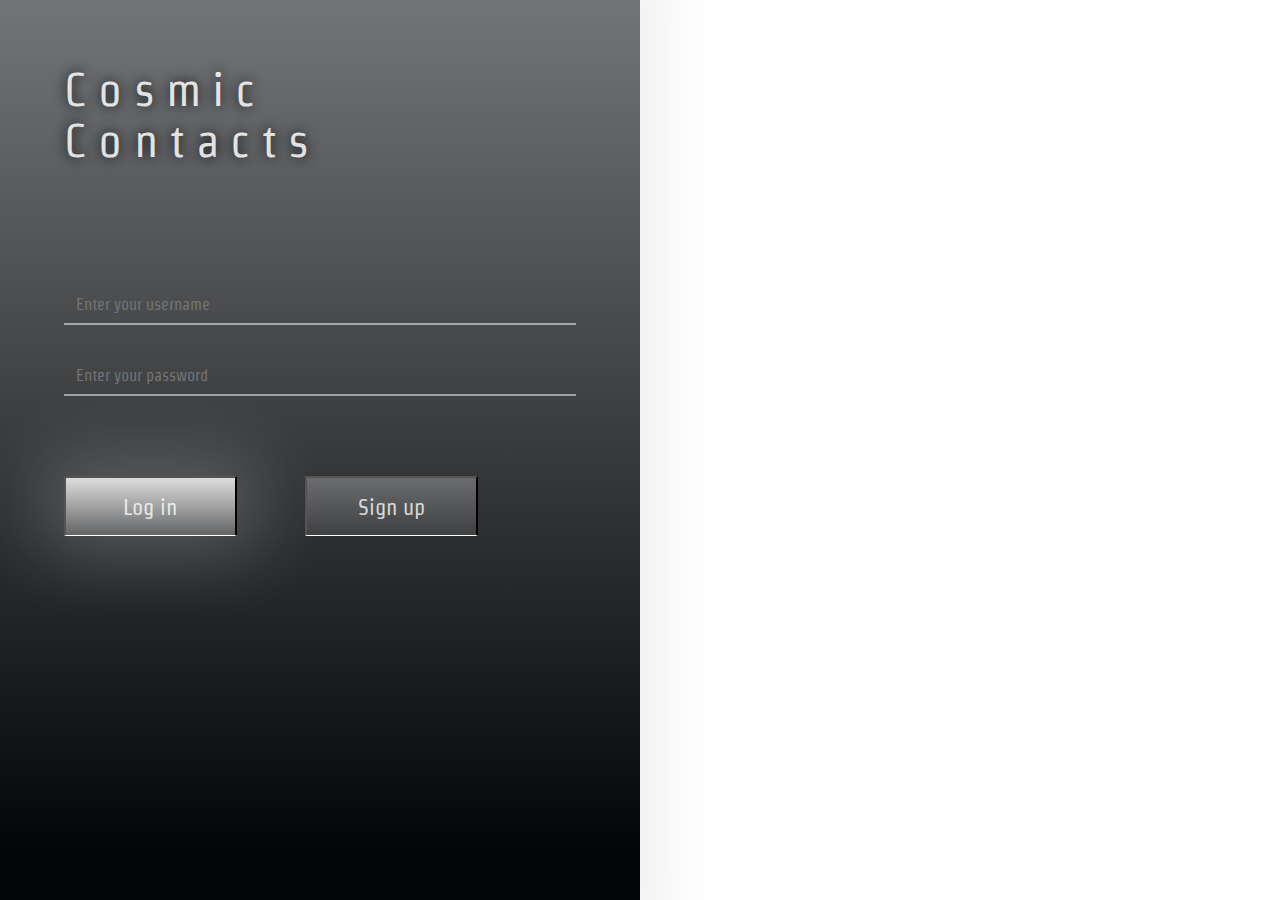
<file: front-end/login.html>
<!DOCTYPE html>
<html lang="en">
  <head>
    <meta charset="UTF-8" />
    <meta name="viewport" content="width=device-width, initial-scale=1.0" />
    <link rel="stylesheet" href="styles\styleLogin.css" />
  </head>

  <body>
    <div class="login-container">
      <div
        class="title"
        onclick="window.location.href='login.html'"
      >
        Cosmic Contacts
      </div>
      <form class="login" id="loginForm">
        <div class="login-field">
          <input
            type="text"
            class="login-input"
            id="user_name"
            placeholder="Enter your username"
            required
          />
        </div>
        <div class="login-field">
          <input
            type="password"
            class="login-input"
            id="password"
            placeholder="Enter your password"
            required
          />
        </div>
        <div class="buttons">
          <button class="login-button" type="submit">
            Log in <i class="button-icon fas fa-chevron-right"></i>
          </button>
          <button
            class="signup-button"
            type="submit"
            onclick="window.location.href='registration.html'"
          >
            Sign up <i class="button-icon fas fa-chevron-right"></i>
          </button>
        </div>
      </form>
    </div>
  </body>
</html>
</file>
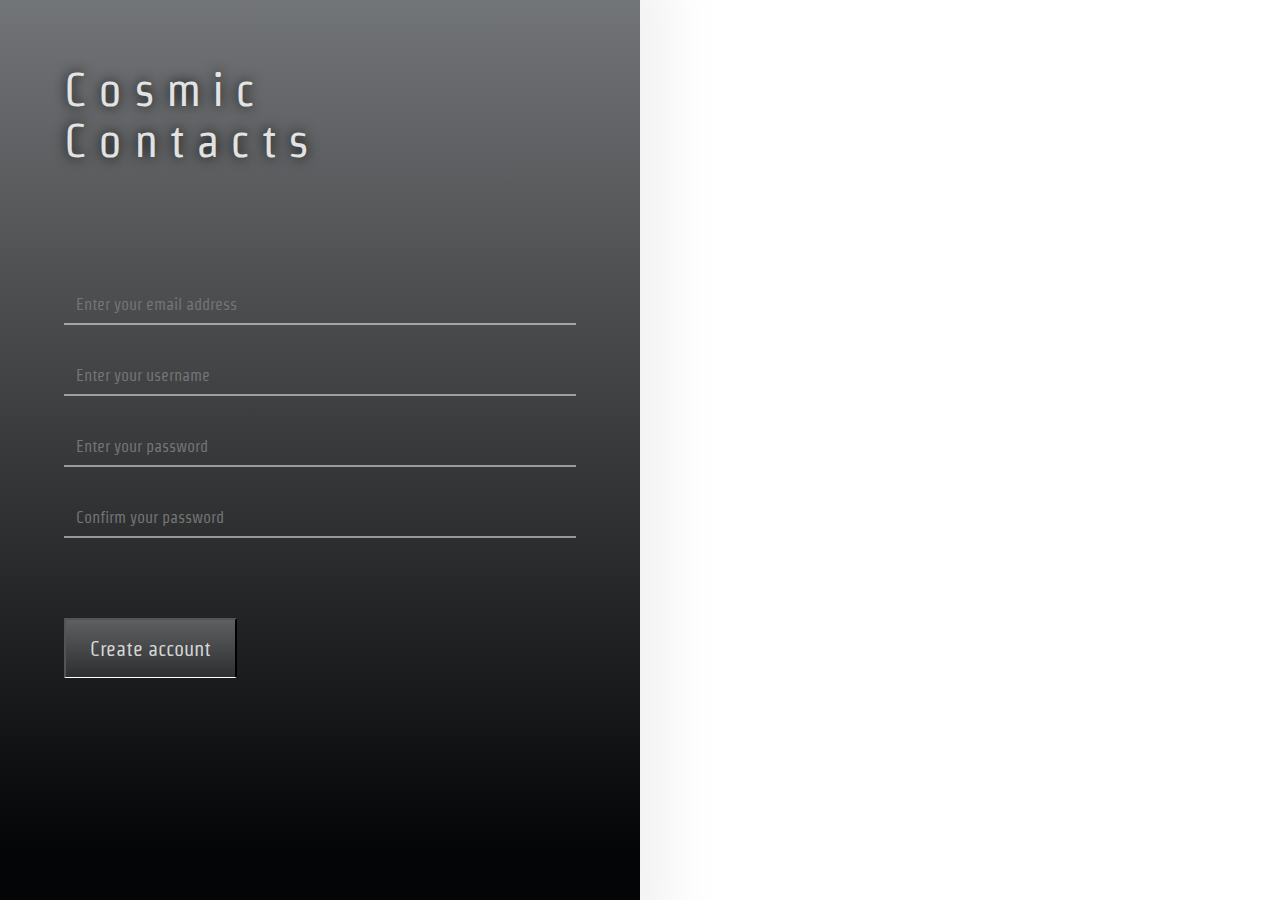
<file: front-end/registration.html>
<!DOCTYPE html>
<html lang="en">
  <head>
    <meta charset="UTF-8" />
    <meta name="viewport" content="width=device-width, initial-scale=1.0" />
    <link rel="stylesheet" href="styles\styleRegistration.css" />
  </head>

  <body>
    <div class="login-container">
      <div class="title" onclick="window.location.href='login.html'">
        Cosmic Contacts
      </div>
      <form class="login" id="loginForm">
        <div class="login-field">
          <input
            type="text"
            class="login-input"
            id="user_email"
            placeholder="Enter your email address"
            required
          />
        </div>
        <div class="login-field">
          <input
            type="text"
            class="login-input"
            id="user_name"
            placeholder="Enter your username"
            required
          />
        </div>
        <div class="login-field">
          <input
            type="password"
            class="login-input"
            id="password"
            placeholder="Enter your password"
            required
          />
        </div>
        <div class="login-field">
          <input
            type="password"
            class="login-input"
            id="password"
            placeholder="Confirm your password"
            required
          />
        </div>
        <div class="buttons">
          <button class="signup-button" type="submit">
            Create account <i class="button-icon fas fa-chevron-right"></i>
          </button>
        </div>
      </form>
    </div>
  </body>
</html>
</file>
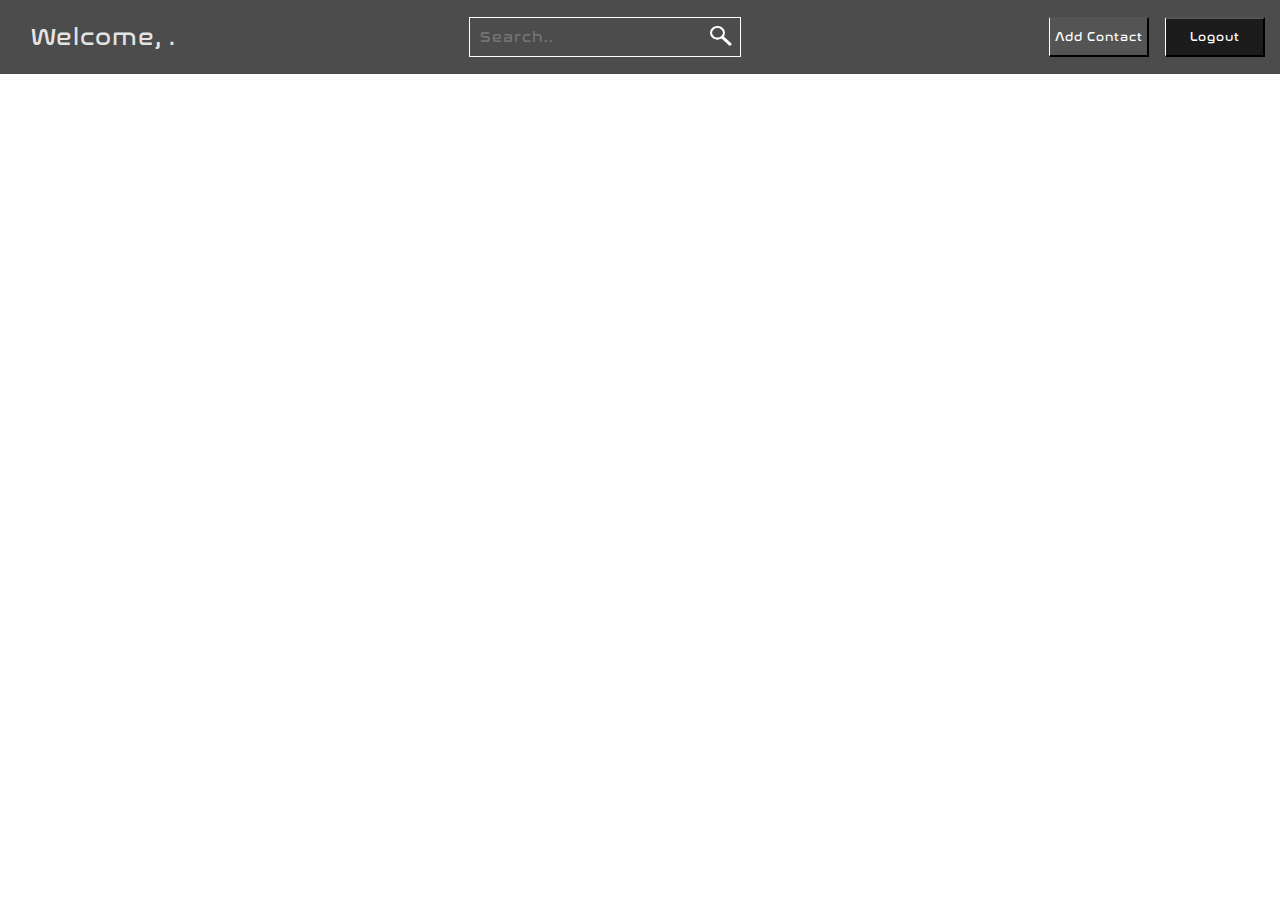
<file: front-end/pages/contactManagerHome.html>
<!DOCTYPE html>
<html lang="en">
  <head>
    <meta charset="UTF-8" />
    <meta name="viewport" content="width= device-width, initial-scale=1.0" />
    <meta name="description" content="Cosmic Contacts is a web application that allows users to manage their contacts.">
    <title>Cosmic Contacts</title>
    <!-- loads contacts, intro message, user data, and logs user ID upon DOMContentLoaded -->
    <script type="text/javascript">
      document.addEventListener(
        "DOMContentLoaded",
        function () {
          loadData();
          logUserId();
          loadContacts();
          loadIntro();
        },
        false
      );
    </script>
    <link rel="icon" href="../images/favicon.ico" type="image/x-icon" />
    <link rel="stylesheet" href="..\styles\styleContactManagerHome.css" />
    <link rel="stylesheet" href="..\styles\styleAddContactModal.css" />

    <nav class="header-bar">
      <div class="nav-div">
        <div id="intro-message"></div>
        <div class="search-container">
          <input
            type="text"
            class="searchbar-input"
            id="searchinput"
            placeholder="Search.."
            name="search"
            onkeyup="searchContacts()"
          />
          <button type="image" class="btn-search"></button>
        </div>
        <div class="button-container">
          <button type="button" id="addContactButton" class="btn-add">
            Add Contact
          </button>
          <button
            type="button"
            class="btn-logout"
            onclick="window.location.href = 'login.html';"
          >
            Logout
          </button>
        </div>
      </div>
    </nav>
  </head>

  <body>
    <!-- Add/Edit Contact Modal -->
    <div id="contactModal" class="modal">
      <div id="modalContent" class="modal-content">
        <div class="modal-header">
          <h2 id="modal-title"></h2>
          <span class="close">&times;</span>
        </div>

        <!-- <label for="add-name">Contact Name:</label> -->
        <input
          type="text"
          id="add-name"
          class="modal-name"
          name="newContactName"
          placeholder="Enter Name"
        />
        <!-- <label for="add-phone">Phone Number:</label> -->
        <input
          type="text"
          id="add-phone"
          class="modal-phone"
          name="newContactPhone"
          placeholder="Enter Phone Number"
        />
        <!-- <label for="add-email">Email:</label> -->
        <input
          type="text"
          id="add-email"
          class="modal-email"
          name="newContactEmail"
          placeholder="Enter Email Address"
        />
        <button id="addNewContactButton"></button>
      </div>
    </div>

    <div id="tbody"></div>

    <script src="..\scripts\code.js"></script>
  </body>
</html>
</file>
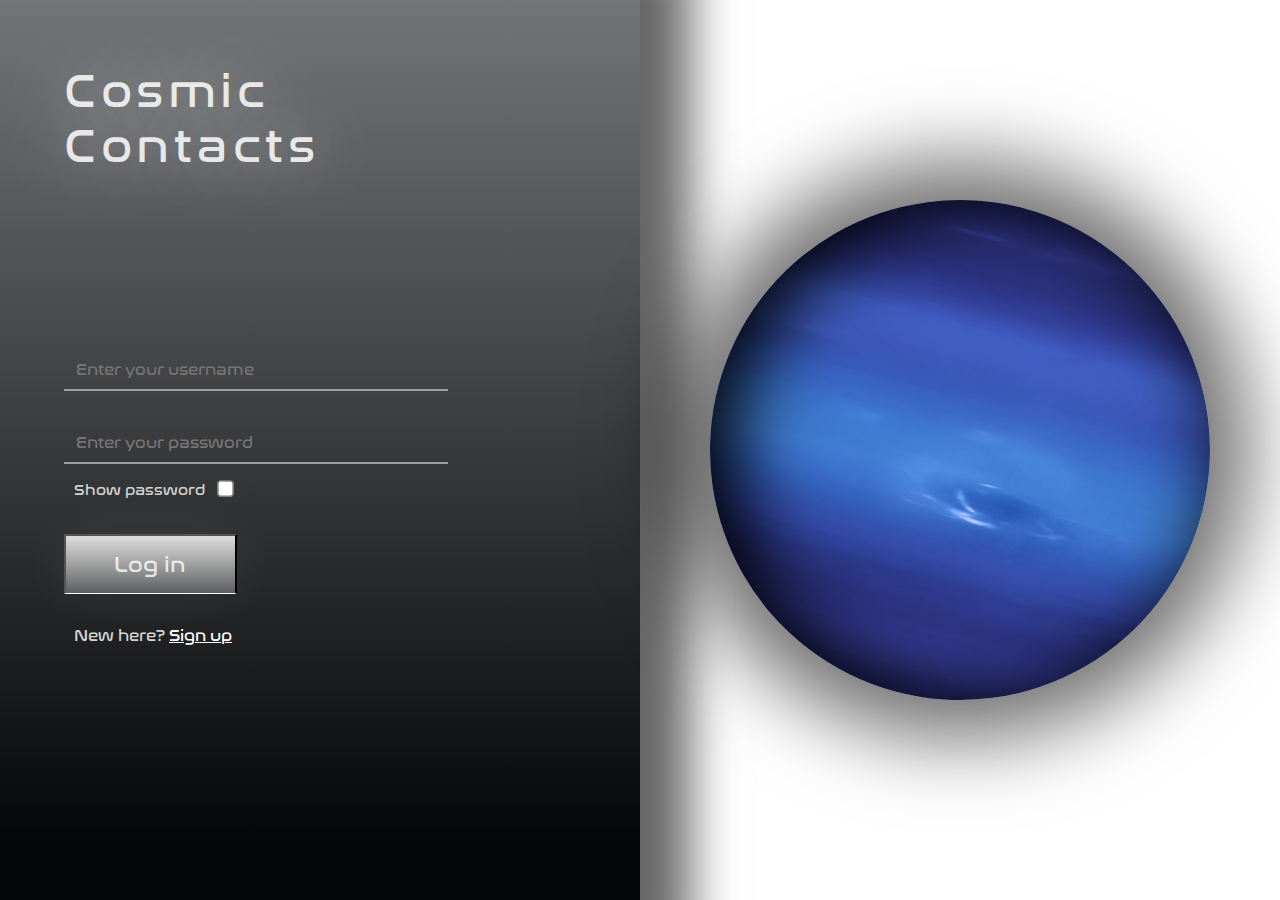
<file: front-end/pages/login.html>
<!DOCTYPE html>
<html lang="en">
  <head>
    <meta charset="UTF-8" />
    <meta name="viewport" content="width=device-width, initial-scale=1.0" />
    <meta name="description" content="Cosmic Contacts is a web application that allows users to manage their contacts.">
    <link rel="icon" href="../images/favicon.ico" type="image/x-icon" />
    <link rel="stylesheet" href="../styles/login.css" />
    <link rel="stylesheet" href="../styles/styleNeptune.css" />
    <script type="text/javascript" src="../scripts/code.js"></script>
    <title>Cosmic Contacts</title>
  </head>

  <body>
    <div class="login-container">
      <div class="title" onclick="window.location.href='login.html'">
        Cosmic Contacts
      </div>
      <form class="login" id="loginForm">
        <div class="login-field">
          <input
            type="text"
            class="login-input"
            id="username"
            placeholder="Enter your username"
            required
          />
        </div>
        <div class="login-field">
          <input
            type="password"
            class="login-input"
            id="password"
            placeholder="Enter your password"
            required
          />
          <div>
            <label id="showpass" for="showbox">Show password</label>
            <input id="showbox" type="checkbox" onclick="showPassword()" />
          </div>
        </div>
        <!-- login result -->
        <span style="color: #ff2f2f" id="loginResult"></span>
        <div class="buttons">
          <button type="button" class="login-button" onclick="doLogin()">
            Log in <i class="button-icon fas fa-chevron-right"></i>
          </button>
          <p id="register-message">
            New here?
            <a href="registration.html" id="register-link">Sign up</a>
          </p>
        </div>
      </form>
    </div>
    <div
      id="neptune"
      alt="Neptune"
      onclick="window.open('https://github.com/CoderSolian/Cosmic-Contacts', '_blank')"
    ></div>
  </body>
  <script type="text/javascript" src="../scripts/loginForm.js"></script>
</html>
</file>
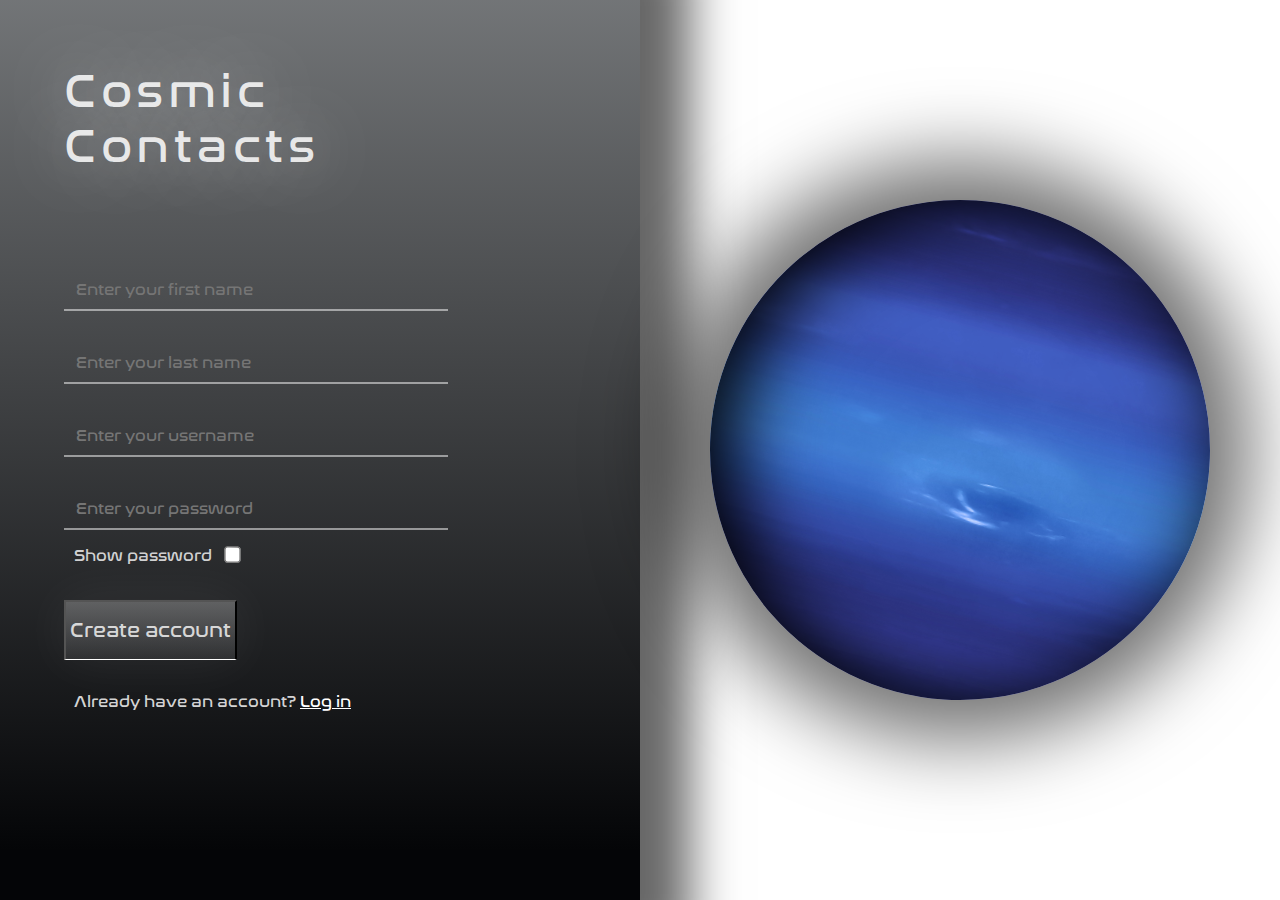
<file: front-end/pages/registration.html>
<!DOCTYPE html>
<html lang="en">
  <head>
    <meta charset="UTF-8" />
    <meta name="viewport" content="width=device-width, initial-scale=1.0" />
    <meta name="description" content="Cosmic Contacts is a web application that allows users to manage their contacts.">
    <link rel="icon" href="../images/favicon.ico" type="image/x-icon" />
    <link rel="stylesheet" href="../styles/registration.css" />
    <link rel="stylesheet" href="../styles/styleNeptune.css" />
    <script type="text/javascript" src="../scripts/code.js"></script>
    <script type="text/javascript" src="../scripts/md5.js"></script>
    <title>Cosmic Contacts</title>
  </head>

  <body>
    <div class="login-container">
      <div class="title" onclick="window.location.href='login.html'">
        Cosmic Contacts
      </div>
      <form class="login" id="registrationForm">
        <div class="login-field">
          <input
            type="text"
            class="login-input"
            id="firstName"
            placeholder="Enter your first name"
            required
          />
        </div>
        <div class="login-field">
          <input
            type="text"
            class="login-input"
            id="lastName"
            placeholder="Enter your last name"
            required
          />
        </div>
        <div class="login-field">
          <input
            type="text"
            class="login-input"
            id="username"
            placeholder="Enter your username"
            required
          />
        </div>
        <div class="login-field" id="password-field">
          <input
            type="password"
            class="login-input"
            id="password"
            pattern="(?=.*[a-z])(?=.*[A-Z])(?=.*[0-9])(?=.*[!@#$%^&*]){8,}"
            placeholder="Enter your password"
            required
          />
          <div id="showpass-div">
            <label id="showpass" for="showbox">Show password</label>
            <input id="showbox" type="checkbox" onclick="showPassword()" />
          </div>
        </div>
        <!-- signup result -->
        <span
          style="color: rgb(247, 197, 197)"
          id="signupResult"
          style="display: block"
        ></span>
        <div
          class="password-message"
          id="pass-requirements"
          style="display: none"
        >
          <!-- pass requirements -->
          <h3
            id="mustcontain"
            style="margin-bottom: 1rem"
            style="display: none"
          >
            Password must contain the following:
          </h3>
          <span class="requirements" style="color: red">
            <p id="length" class="invalid">Minimum 8 characters</p>
            <p id="letter" class="invalid">A lowercase letter</p>
            <p id="capital" class="invalid">A uppercase letter</p>
            <p id="number" class="invalid">A number</p>
            <p id="special" class="invalid">A special character (!@#$%^&*)</p>
          </span>
        </div>
        <div class="buttons">
          <button
            type="button"
            class="signup-button"
            type="submit"
            onclick="doSignup()"
          >
            Create account <i class="button-icon fas fa-chevron-right"></i>
          </button>
          <p id="login-message">
            Already have an account?
            <a href="login.html" id="login-link">Log in</a>
          </p>
        </div>
      </form>
      <!-- end of login container -->
    </div>
    <div
      id="neptune"
      alt="Neptune"
      onclick="window.open('https://github.com/CoderSolian/Cosmic-Contacts', '_blank')"
    ></div>
    <!--code for password criteria message-->
    <script>
      let passform = document.getElementById("password");
      let pNumInput = document.getElementById("passNum");
      let pLettInput = document.getElementById("passLett");
      let pSpecInput = document.getElementById("passSpec");
      let pLenInput = document.getElementById("passLen");

      //password message displays
      passform.onfocus = function () {
        document.getElementById("pass-requirements").style.display = "block";
        // document.getElementById("signupResult").style.display = "none";
      };

      //password message goes away
      passform.onblur = function () {
        // document.getElementById("pass-requirements").style.display = "none";
        // document.getElementById("signupResult").style.display = "block";
      };

      //password validation
      passform.onkeyup = function () {
        var nums = /[0-9]/g;
        var lowercase = /[a-z]/g;
        var uppercase = /[A-Z]/g;
        var spec = /[!@#$%^&*]/g;

        //check length
        if (passform.value.length >= 8) {
          document.getElementById("length").style.display = "none";
        } else {
          document.getElementById("length").style.display = "block";
        }

        //check numbers
        if (passform.value.match(nums)) {
          document.getElementById("number").style.display = "none";
        } else {
          document.getElementById("number").style.display = "block";
        }

        //check lowercase
        if (passform.value.match(lowercase)) {
          document.getElementById("letter").style.display = "none";
        } else {
          document.getElementById("letter").style.display = "block";
        }

        //check uppercase
        if (passform.value.match(uppercase)) {
          document.getElementById("capital").style.display = "none";
        } else {
          document.getElementById("capital").style.display = "block";
        }

        //check special characters
        if (passform.value.match(spec)) {
          document.getElementById("special").style.display = "none";
        } else {
          document.getElementById("special").style.display = "block";
        }

        if (
          passform.value.match(nums) &&
          passform.value.match(lowercase) &&
          passform.value.match(uppercase) &&
          passform.value.match(spec) &&
          passform.value.length >= 8
        ) {
          document.getElementById("mustcontain").innerHTML =
            "Password meets requirements";
          document.getElementById("mustcontain").style.color = "#6EFF2F";
        } else {
          document.getElementById("mustcontain").innerHTML =
            "Password must contain the following:";
          document.getElementById("mustcontain").style.color = "white";
        }
      };
    </script>
  </body>
  <script type="text/javascript" src="../scripts/registrationForm.js"></script>
</html>
</file>
<file: front-end/styles/login.css>
@font-face {
  font-family: "Nasalization";
  src: url("./fonts/nasalization-rg.otf") format("opentype");
}

* {
  box-sizing: border-box;
  margin: 0;
  padding: 0;
  font-family: "Nasalization";
  text-decoration: none;
}

body {
  background-image: url("https://img.freepik.com/premium-photo/stars-galaxy-outer-space-sky-night-universe-black-starry-shiny-starfield_146539-1356.jpg");
  background-size: 42%;
}

.title {
  width: 307px;
  height: auto;
  padding-top: 4rem;
  padding-left: 4rem;

  flex-shrink: 0;
  color: rgba(255, 255, 255, 0.85);
  text-shadow: 0px 0px 12.585px #000;
  font-size: 46.904px;
  font-style: normal;
  font-weight: 400;
  line-height: normal;
  letter-spacing: 4.5px;

  cursor: pointer;
  transition: 0.2s;
}

.title:active,
.title:focus,
.title:hover {
  text-shadow: 0px 0px 60px rgba(255, 255, 255, 0.7);
}

.login-container {
  display: flex;
  flex-direction: column;
  width: 50vw;
  min-height: 100vh;
  min-width: fit-content;
  /* height: 100%; */
  flex-shrink: 0;
  background: linear-gradient(
    180deg,
    rgba(44, 52, 58, 0.41) -46.36%,
    #040507 94.48%
  );
  box-shadow: 0px 0px 45.8px 50px rgba(0, 0, 0, 0.6);
}

#loginForm {
  padding-top: 10rem;
}

.login-field {
  padding: 1rem 12rem 1rem 4rem;
  position: relative;
}

.login-input {
  border: none;
  font-size: 16px;
  border-bottom: 2px solid #ffffff80;
  color: #fff;
  background: none;
  padding: 10px;
  padding-left: 12px;
  font-weight: 400;
  min-width: 100%;
  transition: 0.2s;
}

.login-input:active,
.login-input:focus,
.login-input:hover {
  outline: none;
  border-bottom-color: #ffffff;
}

#password {
  margin-bottom: 1rem;
}

#showpass {
  font-size: 15px;
  padding: 0 10px 0 10px;
  color: rgba(255, 255, 255, 0.8);
}

#showbox {
  transform: scale(1.25); /* Adjust the scale value as needed */
  cursor: pointer;
  transition: 0.2s;
}

#showbox:checked {
  transform: scale(1.5); /* Adjust the scale value as needed */
}

#loginResult {
  margin-left: 4rem;
  padding-left: 10px;
}

.buttons {
  padding: 0 0 4rem 4rem;
  width: 100%;
  /* height: 100%; */
}

.login-button {
  margin-right: 2rem;

  /*positioning*/
  width: 30%;
  height: 60px;
  flex-shrink: 0;
  border-bottom: 1px solid #fff;
  background: linear-gradient(
    180deg,
    #d9d9d9 3.31%,
    rgba(217, 217, 217, 0) 143.75%
  );
  box-shadow: 0px 0px 53.8px 1px rgba(255, 255, 255, 0.062);

  /* typography */
  color: rgba(255, 255, 255, 0.8);
  font-size: 22px;
  font-style: normal;
  font-weight: 400;
  line-height: normal;

  cursor: pointer;
  transition: 0.2s;
}

.login-button:active,
.login-button:focus,
.login-button:hover {
  box-shadow: 0px 0px 53.8px 1px rgba(255, 255, 255, 0.3);
  text-decoration: underline;
}

#register-message {
  color: rgba(255, 255, 255, 0.83);
  padding-left: 10px;
  margin: 2rem 0 4rem 0;
}
#register-link {
  color: rgb(255, 255, 255);
  text-decoration: underline;
  transition: 0.2s;
}
#register-link:active,
#register-link:focus,
#register-link:hover {
  text-shadow: 0px 0px 20px rgba(255, 255, 255, 1);
}

.signup-button {
  margin-left: 2rem;

  /*positioning*/
  width: 30%;
  height: 60px;
  flex-shrink: 0;
  border-bottom: 1px solid #fff;
  background: linear-gradient(
    180deg,
    rgba(217, 217, 217, 0.5) -75.69%,
    rgba(217, 217, 217, 0) 143.75%
  );
  box-shadow: 0px 0px 53.8px 1px rgba(255, 255, 255, 0.062);

  /* typography */
  color: rgba(255, 255, 255, 0.8);
  font-size: 22px;
  font-style: normal;
  font-weight: 400;
  line-height: normal;

  cursor: pointer;
  transition: 0.2s;
}

.signup-button:active,
.signup-button:focus,
.signup-button:hover {
  box-shadow: 0px 0px 53.8px 1px rgba(255, 255, 255, 0.3);
  text-decoration: underline;
}

/* scrollbar */
::-webkit-scrollbar {
  width: 10px;
  height: 10px;
  border-radius: 10px;
  background: #00000000;
}
::-webkit-scrollbar-thumb {
  background: #747474dc;
}
::-webkit-scrollbar-thumb:hover {
  background: #b8b8b8;
}
::-webkit-scrollbar-thumb:window-inactive {
  background: #555;
}
</file>
<file: front-end/styles/styleNeptune.css>
body {
  display: flex;
}
#neptune {
  position: relative;
  height: 500px;
  width: 500px;
  margin: auto;
  /* background: red; */
  background: url("../images/2k_neptune.jpg") 0 0 repeat;
  border-radius: 50%;
  background-size: cover;
  background-position: center;

  animation: rotate 5s linear infinite;
  transition: transform 200ms linear;
  transition: box-shadow 200ms linear;
  transform-style: preserve-3d;
  box-shadow: inset 20px 0 80px 6px rgba(0, 0, 0, 1),
    0 0 80px 40px rgba(0, 0, 0, 0.556);

  transform: rotate(15deg);
  cursor: pointer;
}

#neptune:active,
#neptune:focus,
#neptune:hover {
  box-shadow: inset 20px 0 80px 3px rgba(0, 0, 0, 0.8),
    0 0 80px 100px rgba(0, 0, 0, 0.7);
}

@keyframes rotate {
  0% {
    /* transform: rotate(0deg); */
    background-position: 0 0;
  }

  100% {
    /* transform: rotateY(360deg); */
    background-position: 1048px 0;
  }
}
</file>
<file: front-end/styles/registration.css>
@font-face {
  font-family: "Nasalization";
  src: url("./fonts/nasalization-rg.otf") format("opentype");
}

* {
  box-sizing: border-box;
  margin: 0;
  padding: 0;
  font-family: "Nasalization";
  text-decoration: none;
}

body {
  background-image: url("https://img.freepik.com/premium-photo/stars-galaxy-outer-space-sky-night-universe-black-starry-shiny-starfield_146539-1356.jpg");
  background-size: 42%;
}

.title {
  width: 307px;
  height: auto;
  padding-top: 4rem;
  padding-left: 4rem;

  flex-shrink: 0;
  color: rgba(255, 255, 255, 0.85);
  text-shadow: 0px 0px 12.585px #000;
  font-size: 46.904px;
  font-style: normal;
  font-weight: 400;
  line-height: normal;
  letter-spacing: 4.5px;

  cursor: pointer;
  transition: 0.2s;
}

.title:active,
.title:focus,
.title:hover {
  text-shadow: 0px 0px 60px rgba(255, 255, 255, 0.7);
}

.login-container {
  display: flex;
  flex-direction: column;
  width: 50vw;
  min-height: 100vh;
  min-width: fit-content;
  /* height: 100%; */
  flex-shrink: 0;
  background: linear-gradient(
    180deg,
    rgba(44, 52, 58, 0.41) -46.36%,
    #040507 94.48%
  );
  box-shadow: 0px 0px 45.8px 50px rgba(0, 0, 0, 0.6);
}

#registrationForm {
  padding-top: 5rem;
}

.login-field {
  padding: 1rem 12rem 1rem 4rem;
  position: relative;
}

.login-input {
  border: none;
  font-size: 16px;
  border-bottom: 2px solid #ffffff80;
  color: #fff;
  background: none;
  padding: 10px;
  padding-left: 12px;
  font-weight: 400;
  min-width: 100%;
  transition: 0.2s;
}

.login-input:active,
.login-input:focus,
.login-input:hover {
  outline: none;
  border-bottom-color: #ffffff;
}

#password {
  margin-bottom: 1rem;
}

#showpass {
  padding: 0 10px 0 10px;
  color: rgba(255, 255, 255, 0.8);
}

#showbox {
  transform: scale(1.25); /* Adjust the scale value as needed */
  cursor: pointer;
  transition: 0.2s;
}

#showbox:checked {
  transform: scale(1.5); /* Adjust the scale value as needed */
}

#password-field {
  padding-bottom: 0;
}
.password-message {
  color: rgba(255, 255, 255, 0.83);
  margin: 0 0 0 4rem;
  padding-left: 10px;
  transition: 0.2s;
}

#signupResult {
  margin: 0 0 0 4rem;
  padding-left: 10px;
  /* transition: 0.2s; */
}

.buttons {
  padding: 1rem 0 0 4rem;
  width: 100%;
  /* height: 100%; */
}

.signup-button {
  /*positioning*/
  width: 30%;
  height: 60px;
  flex-shrink: 0;
  border-bottom: 1px solid #fff;
  background: linear-gradient(
    180deg,
    rgba(217, 217, 217, 0.5) -75.69%,
    rgba(217, 217, 217, 0) 143.75%
  );
  box-shadow: 0px 0px 53.8px 1px rgba(255, 255, 255, 0.062);

  /* typography */
  color: rgba(255, 255, 255, 0.8);
  font-size: 20px;
  font-style: normal;
  font-weight: 400;
  line-height: normal;

  cursor: pointer;
  transition: 0.2s;
}

.signup-button:active,
.signup-button:focus,
.signup-button:hover {
  box-shadow: 0px 0px 53.8px 1px rgba(255, 255, 255, 0.3);
  text-decoration: underline;
}

#login-message {
  color: rgba(255, 255, 255, 0.83);
  padding-left: 10px;
  margin: 2rem 0 4rem 0;
}

#login-link {
  color: rgb(255, 255, 255);
  text-decoration: underline;
  transition: 0.2s;
}

#login-link:active,
#login-link:focus,
#login-link:hover {
  text-shadow: 0px 0px 20px rgba(255, 255, 255, 1);
}

/* scrollbar */
::-webkit-scrollbar {
  width: 10px;
  height: 10px;
  border-radius: 10px;
  background: #00000000;
}
::-webkit-scrollbar-thumb {
  background: #747474dc;
}
::-webkit-scrollbar-thumb:hover {
  background: #b8b8b8;
}
::-webkit-scrollbar-thumb:window-inactive {
  background: #555;
}
</file>
